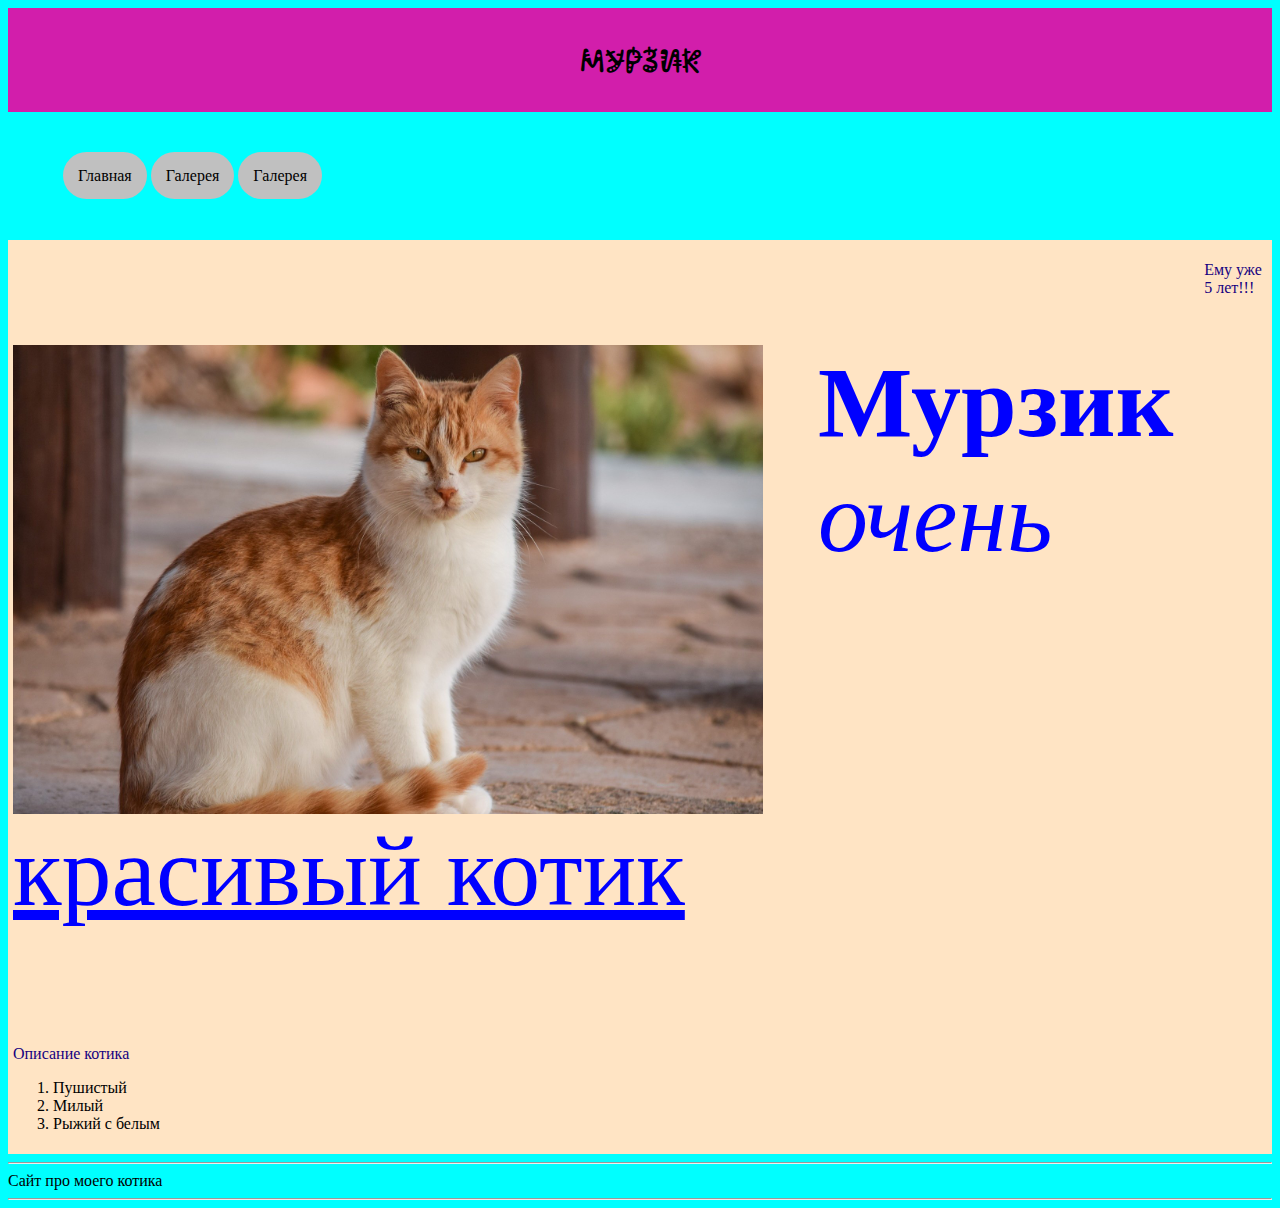
<file: index.html>
<!DOCTYPE html>
<html lang="en">

<head>
    <meta charset="UTF-8">
    <title>Название сайта</title>
    <link rel="stylesheet" href="styles/style.css">
    <link rel="preconnect" href="https://fonts.googleapis.com">
<link rel="preconnect" href="https://fonts.gstatic.com" crossorigin>
<link href="https://fonts.googleapis.com/css2?family=Kablammo&display=swap" rel="stylesheet">
</head>

<body>
    <!-- Varioqub experiments -->
<script type="text/javascript">
(function(e, x, pe, r, i, me, nt){
e[i]=e[i]||function(){(e[i].a=e[i].a||[]).push(arguments)},
me=x.createElement(pe),me.async=1,me.src=r,nt=x.getElementsByTagName(pe)[0],nt.parentNode.insertBefore(me,nt)})
(window, document, 'script', 'https://abt.s3.yandex.net/expjs/latest/exp.js', 'ymab');
ymab('metrika.96224456', 'init'/*, {clientFeatures}, {callback}*/);
</script>
    <!-- Yandex.Metrika counter -->
<script type="text/javascript" >
   (function(m,e,t,r,i,k,a){m[i]=m[i]||function(){(m[i].a=m[i].a||[]).push(arguments)};
   m[i].l=1*new Date();
   for (var j = 0; j < document.scripts.length; j++) {if (document.scripts[j].src === r) { return; }}
   k=e.createElement(t),a=e.getElementsByTagName(t)[0],k.async=1,k.src=r,a.parentNode.insertBefore(k,a)})
   (window, document, "script", "https://mc.yandex.ru/metrika/tag.js", "ym");

   ym(96224456, "init", {
        clickmap:true,
        trackLinks:true,
        accurateTrackBounce:true
   });
</script>
<noscript><div><img src="https://mc.yandex.ru/watch/96224456" style="position:absolute; left:-9999px;" alt="" /></div></noscript>
<!-- /Yandex.Metrika counter -->
    <header>
        <h1>МУРЗИК</h1>
    </header>

    <nav>
        <a href="index.html">Главная</a>
        <a href="galery.html">Галерея</a>
        <a href="galery2.html">Галерея</a>
    </nav>

    <main>

        <div class="block1">
            <p class="first">
                <img src="image/cat.jpg" alt="Кот Мурзик" width="750">
                <strong>Мурзик</strong> <i>очень</i> <u>красивый котик</u> 
            </p>
            <p class="second">
                Ему уже 5 лет!!!
            </p>
        </div>
      
        <p class="second">Описание котика</p>
        <ol>
            <li>Пушистый</li>
            <li>Милый</li>
            <li>Рыжий с белым</li>
        </ol>
    </main>
    <hr>
    <footer>
        Сайт про моего котика
    </footer>
    <hr>

    

</body>

</html>
</file>
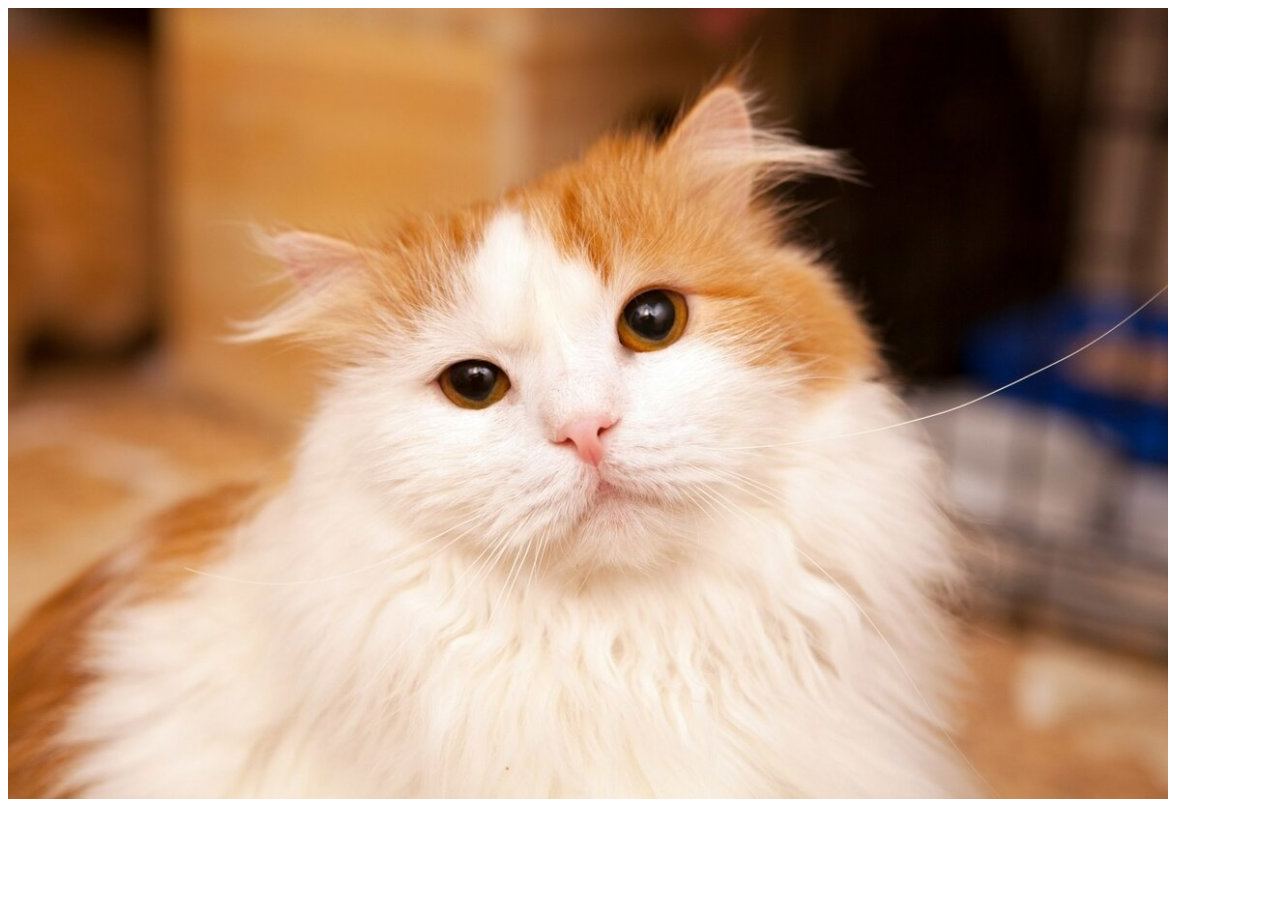
<file: galery.html>
<!DOCTYPE html>
<html lang="en">
<head>
    <meta charset="UTF-8">
    <meta name="viewport" content="width=device-width, initial-scale=1.0">
    <title>Document</title>
</head>
<body>
   <img src="image/cat1.jpg" alt="">
</body>
</html>
</file>
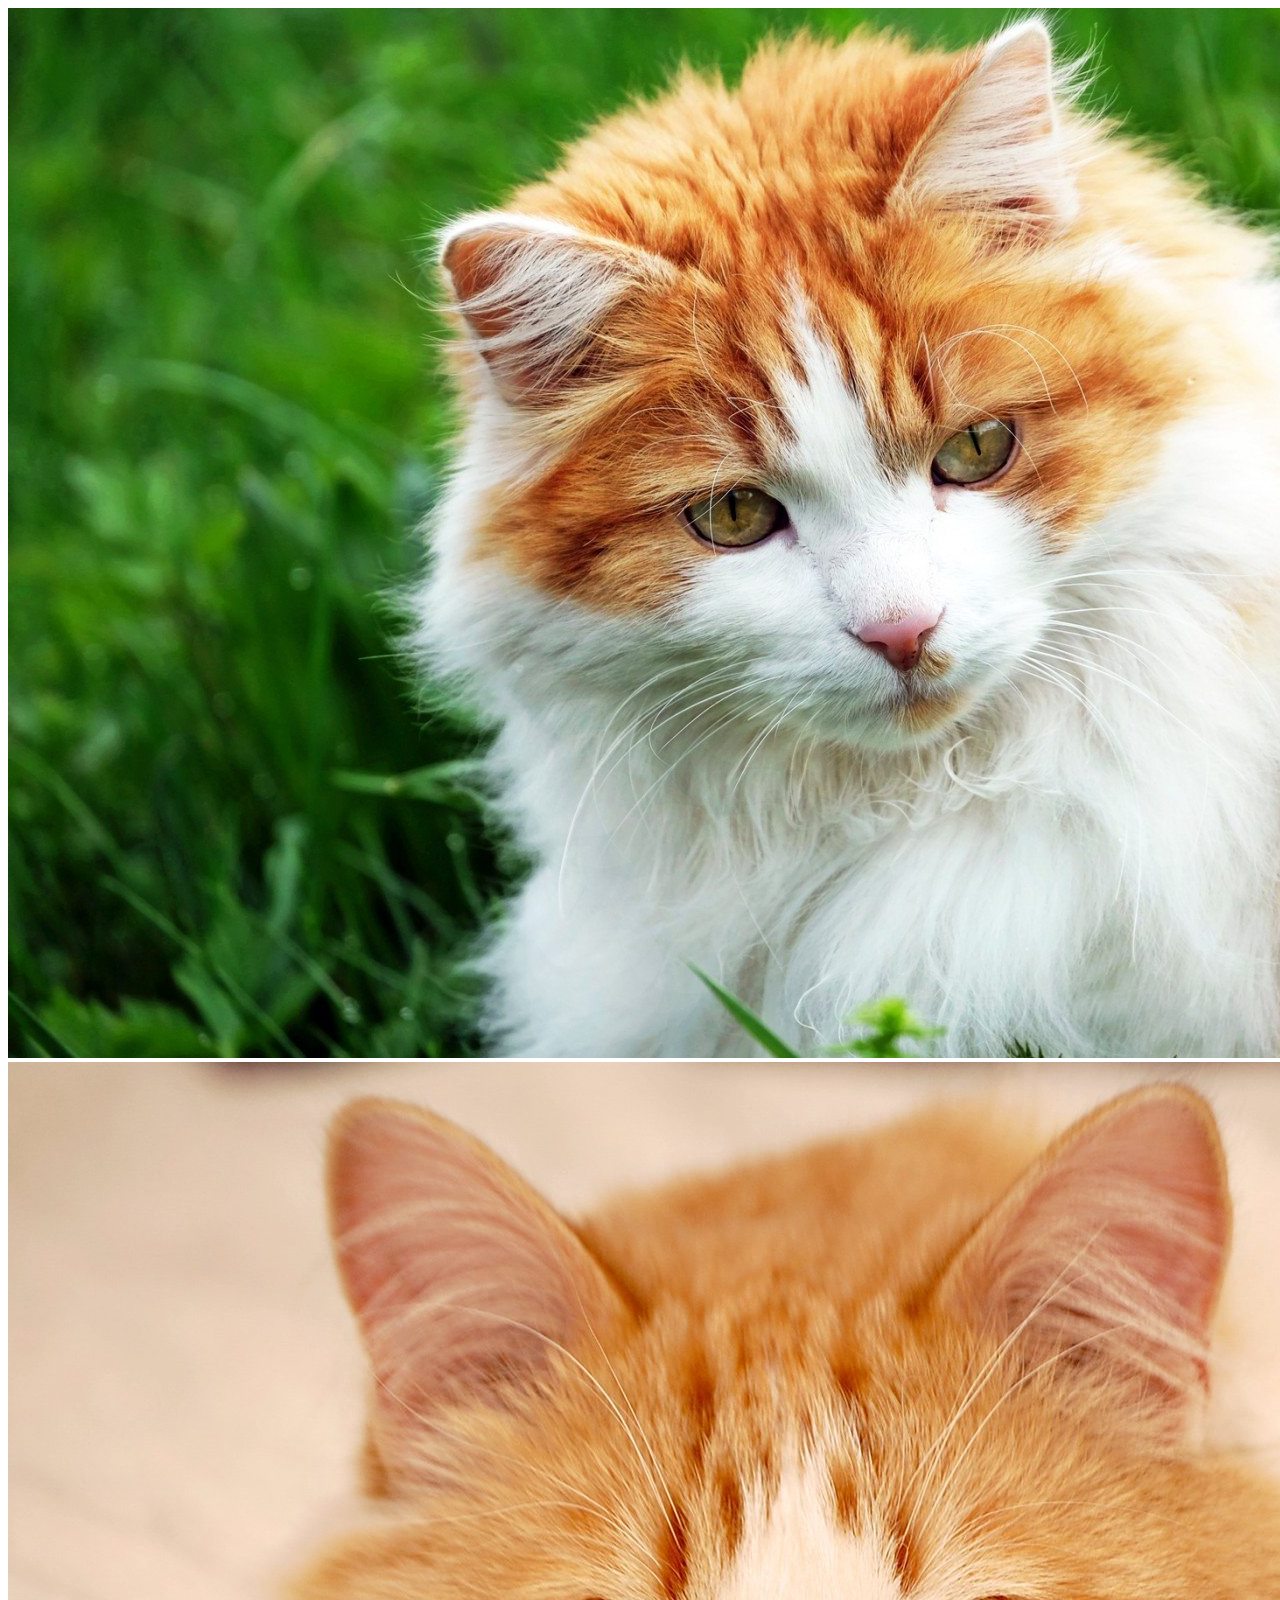
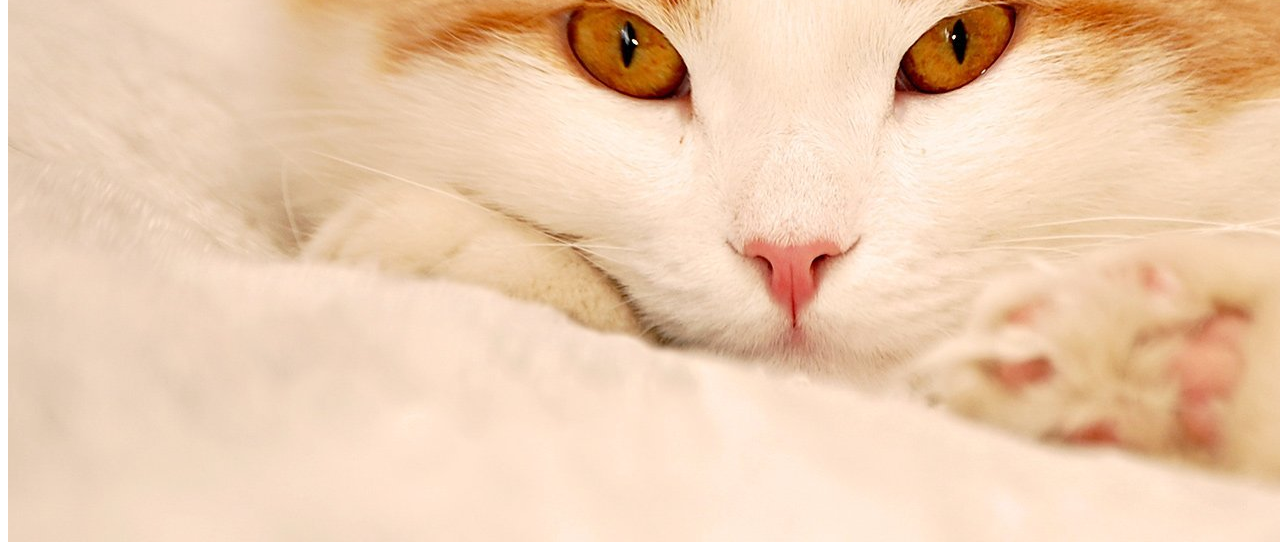
<file: galery2.html>
<!DOCTYPE html>
<html lang="en">
<head>
    <meta charset="UTF-8">
    <meta name="viewport" content="width=device-width, initial-scale=1.0">
    <title>Document</title>
</head>
<body>
    <img src="image/cat3.jpg" alt="Котик">
    <img src="image/cat4.jpg" alt="Красивый">
</body>
</html>
</file>
<file: styles/style.css>
body {
    background-color: aqua; 
}

header {
    background-color: rgb(210, 30, 171);
    padding: 10px;
}

h1 {
    text-align: center;
    font-family: 'Kablammo', cursive;
}

nav {
    margin: 55px;
}

nav a {
    text-decoration: none;
    color: black;
    background-color: silver;
    padding: 15px;
    border-radius:25px;
    transition: 5s;
}

nav a:hover{
    background-color: black;
    color: wheat;
}

main {
    background-color: bisque;
    padding: 5px;
    overflow: hidden;
}

.block1 {
    display: flex;
    justify-content: space-around;
}

.first {
    color: blue;
    font-size: 100px;
}

.second {
    color: rgb(21, 0, 128);
}

img {
    float: left;
    margin-right: 55px;
}
</file>
